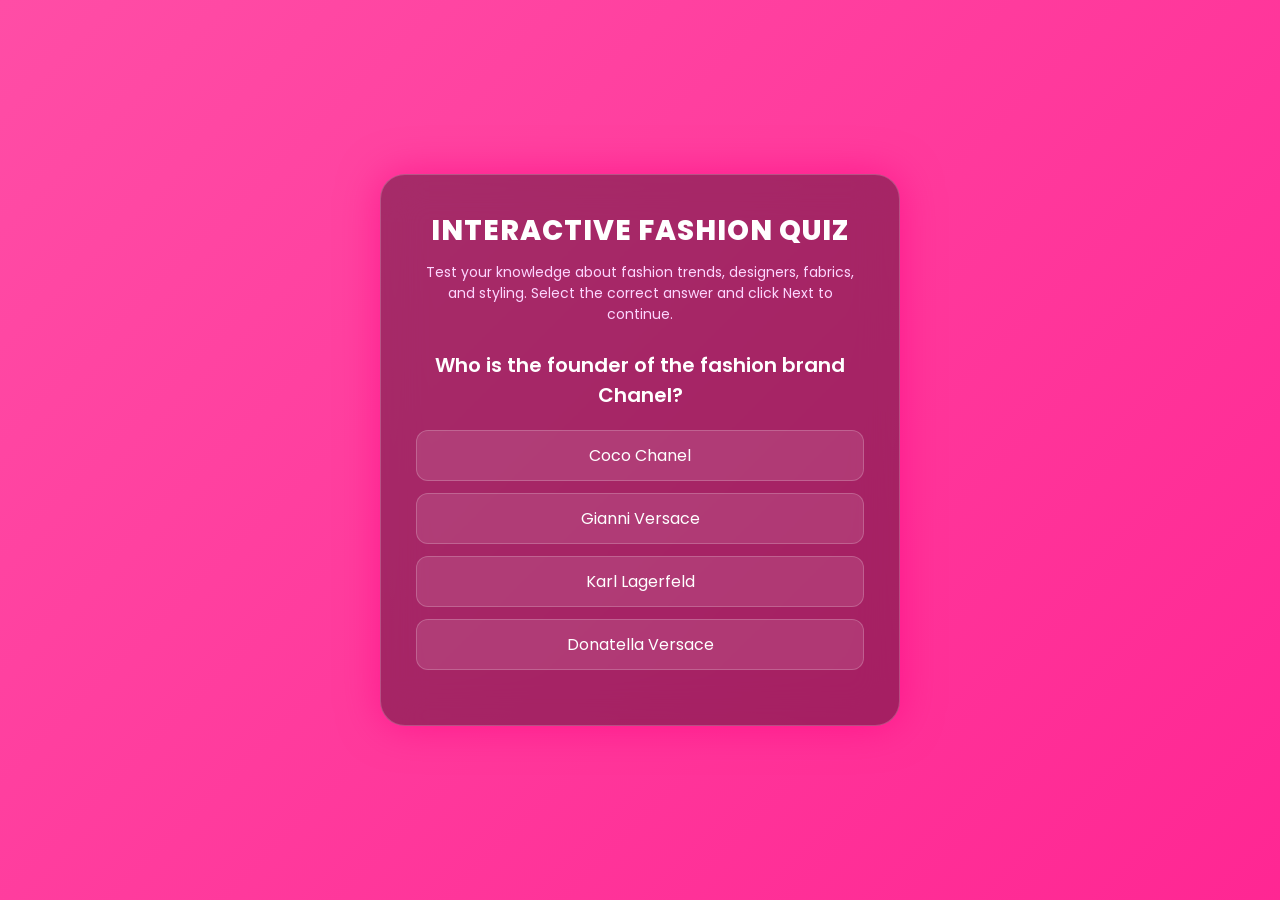
<file: Interactive Quiz/index.html>
<!DOCTYPE html>
<html lang="en">
<head>
    <meta charset="UTF-8">
    <title>Interactive Fashion Quiz</title>
    <link rel="stylesheet" href="style.css">
</head>
<body>

<div class="container">
    <h1>Interactive Fashion Quiz</h1>
    <p class="intro">Test your knowledge about fashion trends, designers, fabrics, and styling. Select the correct answer and click Next to continue.</p>

    <div id="quiz-box">
        <h2 id="question">Question Text</h2>
        <div id="options"></div>
        <button id="next-btn">Next</button>
    </div>

    <div id="result-box" class="hidden">
        <h2 id="score"></h2>
        <p id="message"></p>
        <button id="restart-btn">Restart Quiz</button>
    </div>
</div>

<script src="script.js"></script>
</body>
</html>
</file>
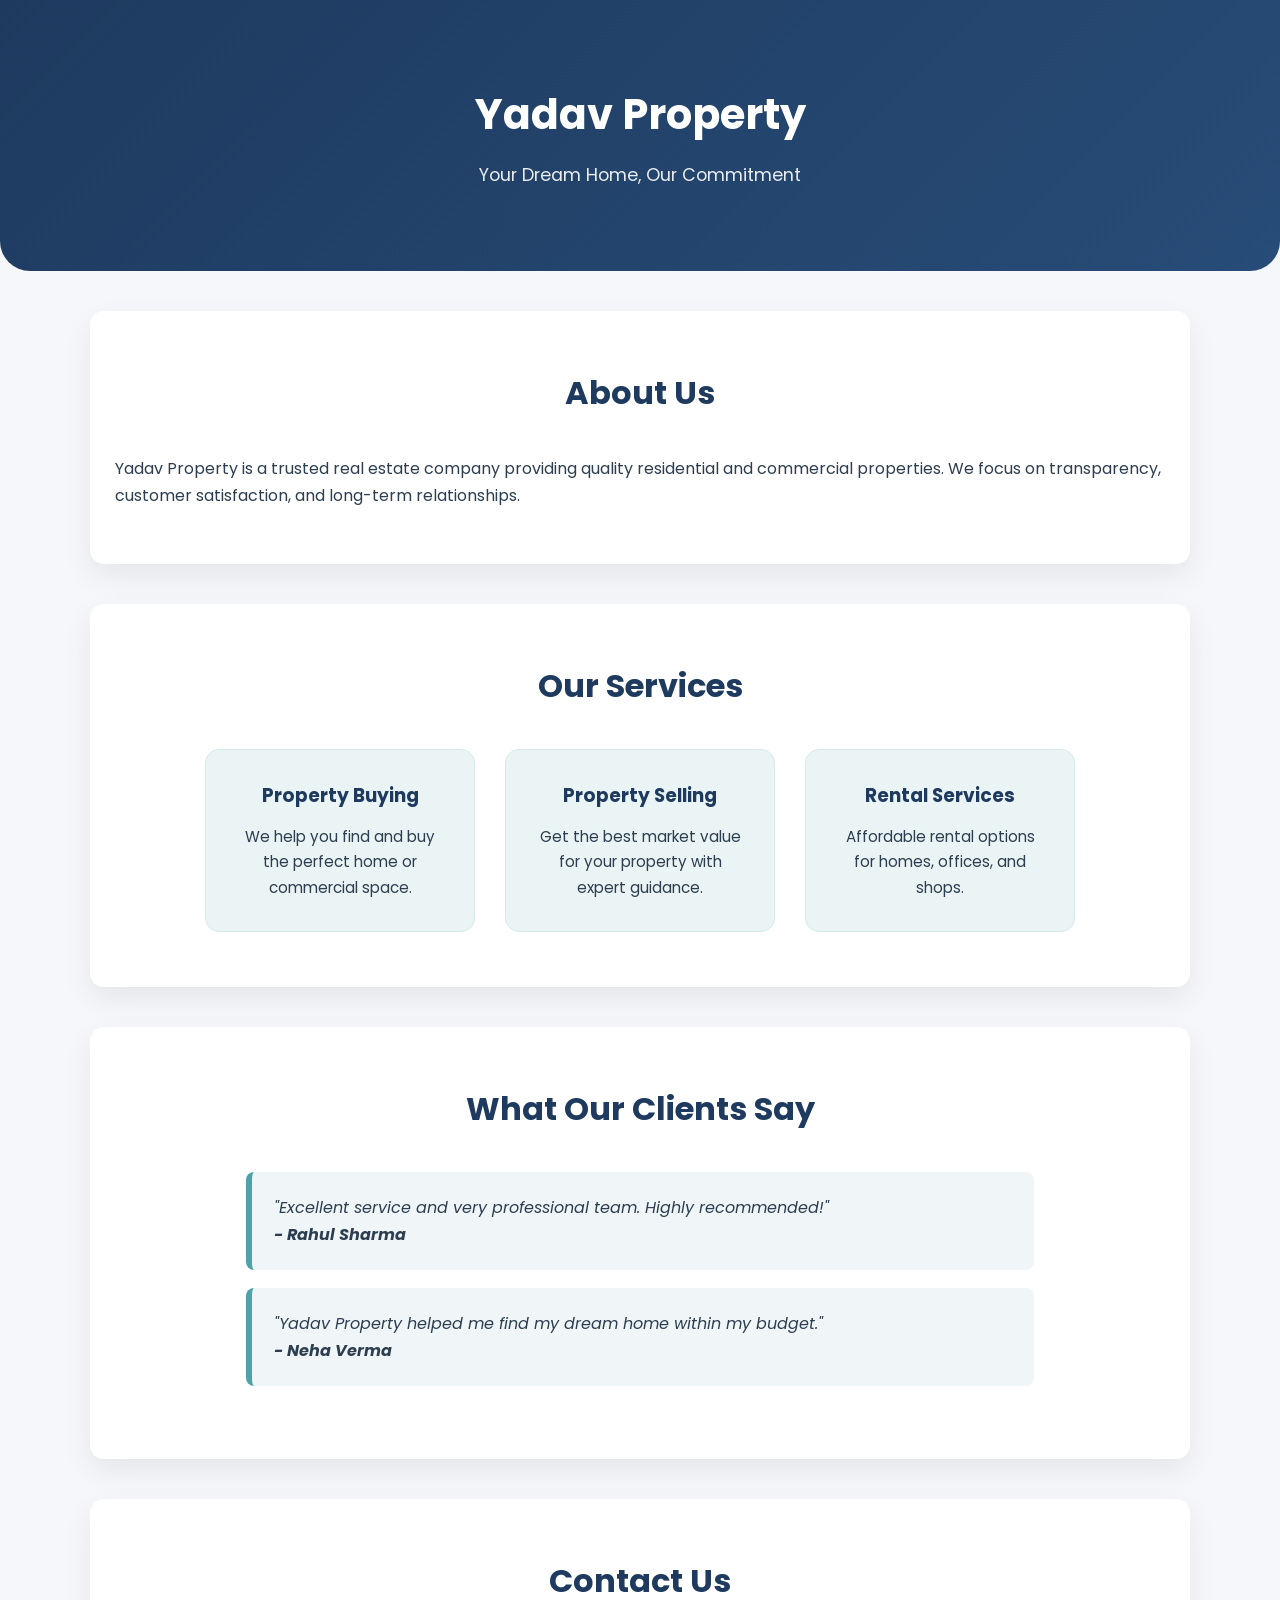
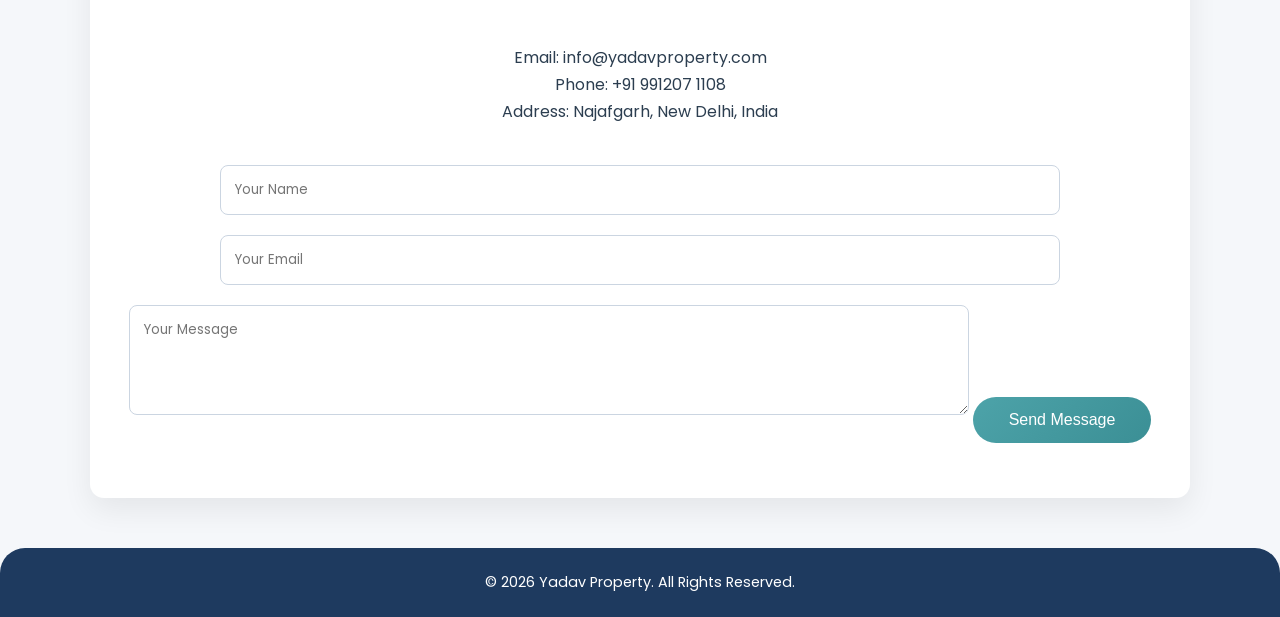
<file: Company Page/company.html>
<!--
    Project Title: Company Landing Page
    Name: Kasak Yadav
    Date: 28-01-2026
-->

<!DOCTYPE html>
<html lang="en">
<head>
    <meta charset="UTF-8">
    <title>Yadav Property</title>
    <link rel="stylesheet" href="company.css">
</head>
<body>

    <!-- Header / Hero Section -->
    <header class="hero">
        <h1>Yadav Property</h1>
        <p>Your Dream Home, Our Commitment</p>
    </header>

    <!-- About Section -->
    <section class="about">
        <h2>About Us</h2>
        <p>
            Yadav Property is a trusted real estate company providing quality
            residential and commercial properties. We focus on transparency,
            customer satisfaction, and long-term relationships.
        </p>
    </section>

    <!-- Services Section -->
    <section class="services">
        <h2>Our Services</h2>

        <div class="service-container">
            <div class="service-card">
                <h3>Property Buying</h3>
                <p>We help you find and buy the perfect home or commercial space.</p>
            </div>

            <div class="service-card">
                <h3>Property Selling</h3>
                <p>Get the best market value for your property with expert guidance.</p>
            </div>

            <div class="service-card">
                <h3>Rental Services</h3>
                <p>Affordable rental options for homes, offices, and shops.</p>
            </div>
        </div>
    </section>

    <!-- Testimonials Section -->
    <section class="testimonials">
        <h2>What Our Clients Say</h2>

        <div class="testimonial">
            <p>"Excellent service and very professional team. Highly recommended!"</p>
            <h4>- Rahul Sharma</h4>
        </div>

        <div class="testimonial">
            <p>"Yadav Property helped me find my dream home within my budget."</p>
            <h4>- Neha Verma</h4>
        </div>
    </section>

    <!-- Contact Section -->
    <section class="contact">
        <h2>Contact Us</h2>

        <p>Email: info@yadavproperty.com</p>
        <p>Phone: +91 991207 1108</p>
        <p>Address: Najafgarh, New Delhi, India</p>

        <!-- Contact Form (UI Only) -->
        <form class="contact-form">
            <input type="text" placeholder="Your Name" required>
            <input type="email" placeholder="Your Email" required>
            <textarea placeholder="Your Message" rows="4"></textarea>
            <button type="submit">Send Message</button>
        </form>
    </section>

    <!-- Footer -->
    <footer>
        <p>&copy; 2026 Yadav Property. All Rights Reserved.</p>
    </footer>

</body>
</html>
</file>
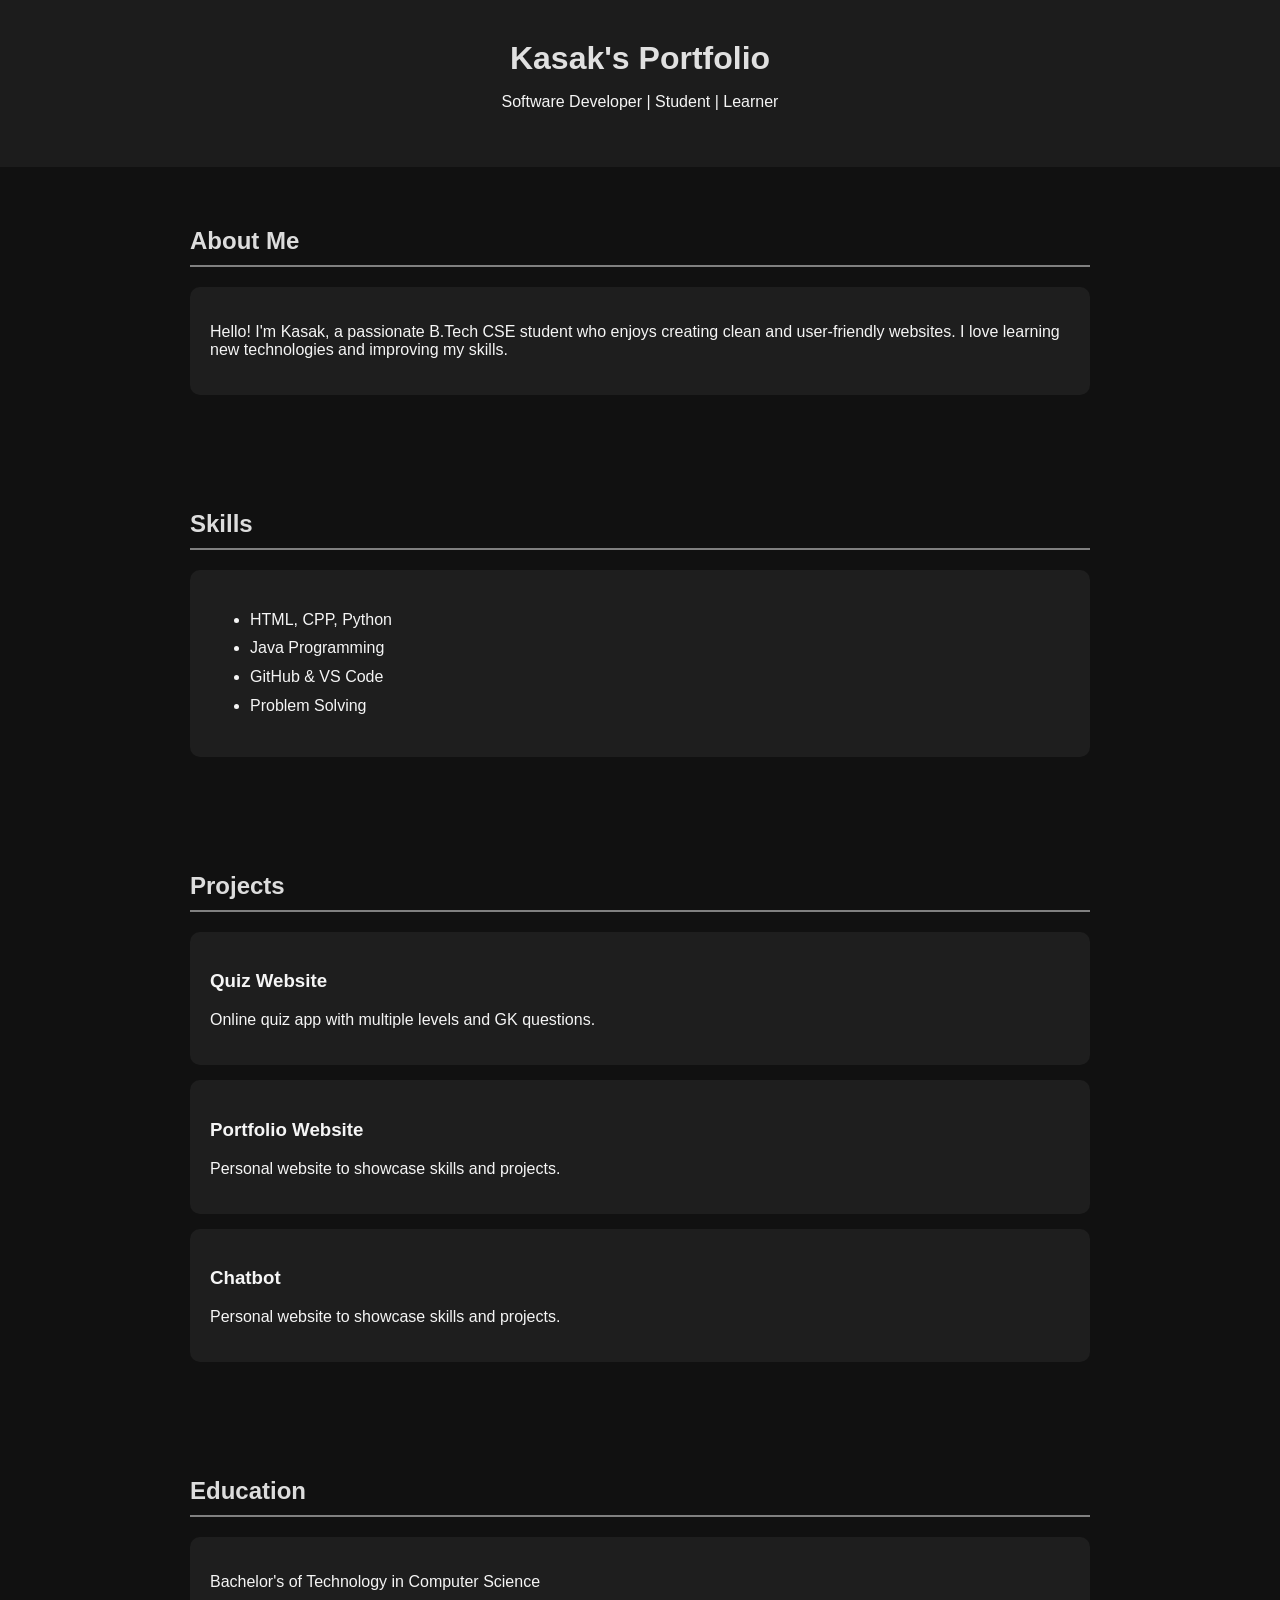
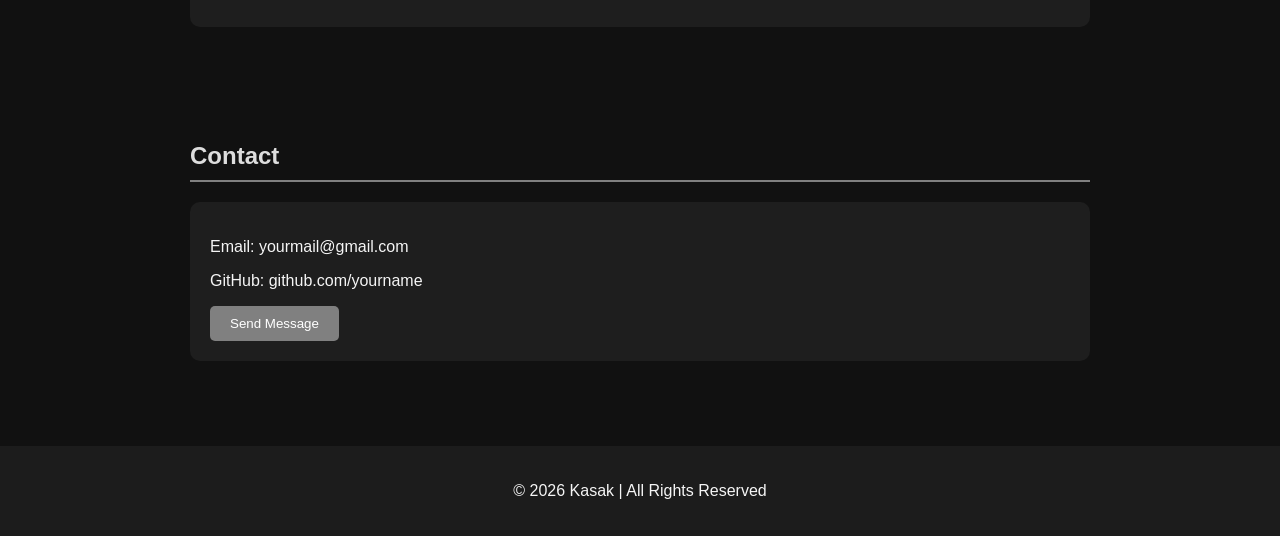
<file: Portfolio/First.html>
<!DOCTYPE html>
<html lang="en">
<head>
<meta charset="UTF-8">
<meta name="viewport" content="width=device-width, initial-scale=1.0">
<title>My Portfolio</title>

<!-- Link CSS -->
<link rel="stylesheet" href="css.css">
</head>

<body>

<header>
    <h1>Kasak's Portfolio</h1>
    <p>Software Developer | Student | Learner</p>
</header>

<section>
    <h2>About Me</h2>
    <div class="box">
        <p>
            Hello! I'm Kasak, a passionate B.Tech CSE student who enjoys creating
            clean and user-friendly websites. I love learning new technologies
            and improving my skills.
        </p>
    </div>
</section>

<section>
    <h2>Skills</h2>
    <div class="box">
        <ul>
            <li>HTML, CPP, Python</li>
            <li>Java Programming</li>
            <li>GitHub & VS Code</li>
            <li>Problem Solving</li>
        </ul>
    </div>
</section>

<section>
    <h2>Projects</h2>

    <div class="box">
        <h3>Quiz Website</h3>
        <p>Online quiz app with multiple levels and GK questions.</p>
    </div>

    <div class="box">
        <h3>Portfolio Website</h3>
        <p>Personal website to showcase skills and projects.</p>
    </div>

    <div class="box">
        <h3>Chatbot</h3>
        <p>Personal website to showcase skills and projects.</p>
    </div>
</section>

<section>
    <h2>Education</h2>
    <div class="box">
        <p>Bachelor's of Technology in Computer Science</p>
    </div>
</section>

<section>
    <h2>Contact</h2>
    <div class="box">
        <p>Email: yourmail@gmail.com</p>
        <p>GitHub: github.com/yourname</p>
        <button onclick="alert('Thanks for contacting!')">Send Message</button>
    </div>
</section>

<footer>
    <p>© 2026 Kasak | All Rights Reserved</p>
</footer>

<script src="jscript.js"></script>

</body>
</html>
</file>
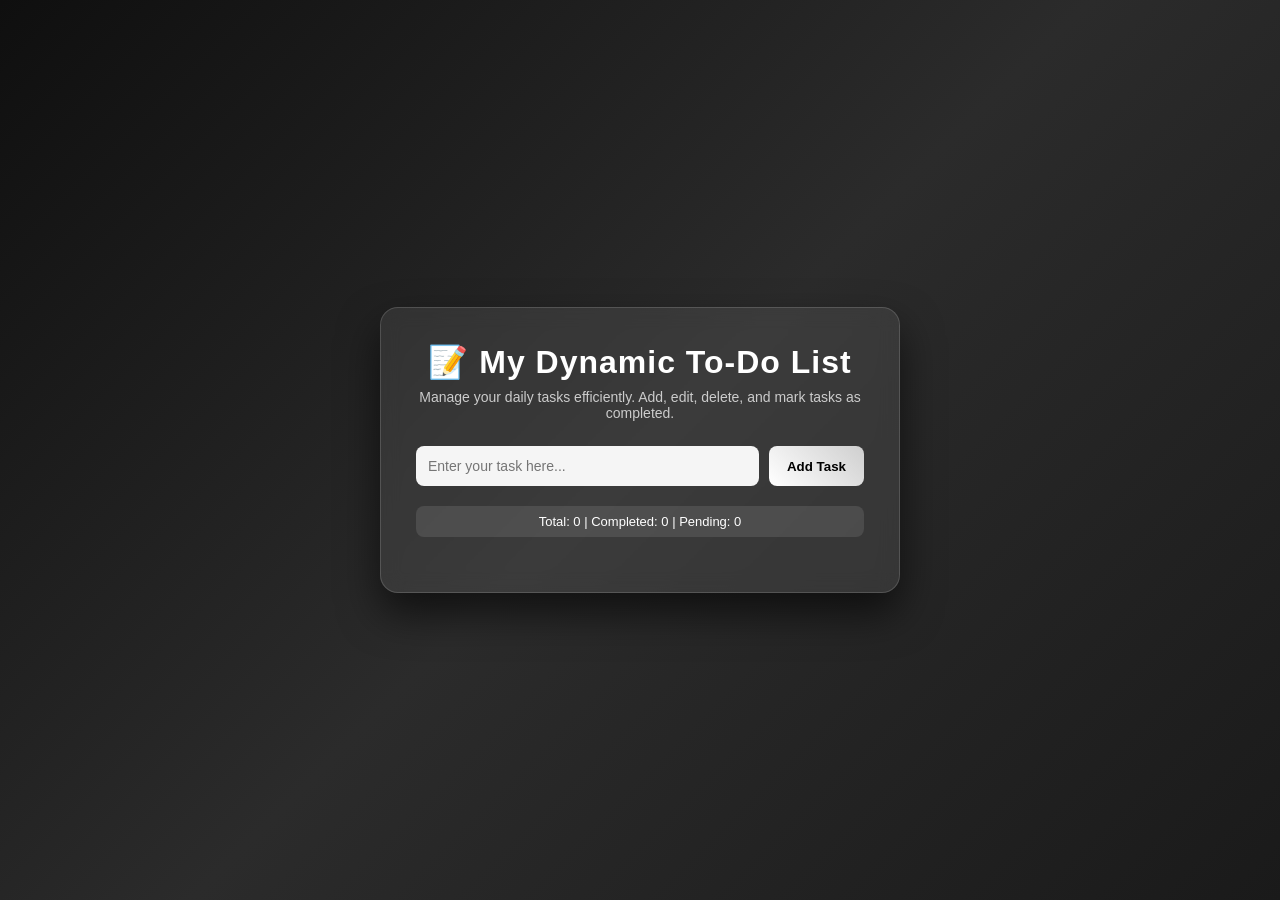
<file: To Do List/Exp4.html>
<!--
Project Title: Dynamic To-Do List
Name: Kasak Yadav
Date: 18 February 2026
Description: A dynamic to-do list application with add, edit, delete, and completion tracking features.
-->

<!DOCTYPE html>
<html lang="en">
<head>
    <meta charset="UTF-8">
    <title>Dynamic To-Do List</title>
    <link rel="stylesheet" href="unique.css">
</head>
<body>

    <div class="container">
        <h1>📝 My Dynamic To-Do List</h1>
        <p class="description">
            Manage your daily tasks efficiently. Add, edit, delete, and mark tasks as completed.
        </p>

        <div class="input-section">
            <input type="text" id="taskInput" placeholder="Enter your task here...">
            <button id="addTaskBtn">Add Task</button>
        </div>

        <div class="task-counter">
            <span id="totalTasks">Total: 0</span> |
            <span id="completedTasks">Completed: 0</span> |
            <span id="pendingTasks">Pending: 0</span>
        </div>

        <ul id="taskList"></ul>
    </div>

    <script src="script.js"></script>
</body>
</html>
</file>
<file: Interactive Quiz/style.css>
@import url('https://fonts.googleapis.com/css2?family=Poppins:wght@400;600;800&display=swap');

* {
    margin: 0;
    padding: 0;
    box-sizing: border-box;
}

body {
    font-family: 'Poppins', sans-serif;
    height: 100vh;
    display: flex;
    justify-content: center;
    align-items: center;
    background: linear-gradient(135deg, #ff4da6, #ff0080, #8f00ff);
    background-size: 400% 400%;
    animation: gradientMove 10s ease infinite;
    color: white;
}

@keyframes gradientMove {
    0% { background-position: 0% 50%; }
    50% { background-position: 100% 50%; }
    100% { background-position: 0% 50%; }
}

.container {
    width: 520px;
    padding: 35px;
    border-radius: 25px;
    backdrop-filter: blur(20px);
    background: rgba(0, 0, 0, 0.35);
    box-shadow: 0 0 40px rgba(255, 0, 128, 0.6);
    text-align: center;
    border: 1px solid rgba(255,255,255,0.2);
}

h1 {
    font-size: 28px;
    font-weight: 800;
    letter-spacing: 1px;
    margin-bottom: 10px;
    text-transform: uppercase;
}

.intro {
    font-size: 14px;
    color: #fcd6ff;
    margin-bottom: 25px;
}

#question {
    font-size: 20px;
    margin-bottom: 20px;
    font-weight: 600;
}

#options {
    margin-bottom: 20px;
}

.option {
    display: block;
    padding: 12px 15px;
    margin-bottom: 12px;
    border-radius: 12px;
    background: rgba(255, 255, 255, 0.1);
    cursor: pointer;
    transition: 0.3s ease;
    border: 1px solid rgba(255,255,255,0.2);
}

.option:hover {
    background: linear-gradient(45deg, #ff0080, #ff4da6);
    transform: scale(1.05);
    box-shadow: 0 0 15px rgba(255, 0, 128, 0.8);
}

button {
    padding: 12px 25px;
    border: none;
    border-radius: 30px;
    font-size: 16px;
    font-weight: 600;
    cursor: pointer;
    background: linear-gradient(45deg, #ff0080, #ff4da6);
    color: white;
    transition: 0.3s ease;
    box-shadow: 0 0 15px rgba(255, 0, 128, 0.6);
}

button:hover {
    transform: scale(1.1);
    box-shadow: 0 0 25px rgba(255, 0, 128, 1);
}

#result-box {
    animation: fadeIn 0.5s ease forwards;
}

@keyframes fadeIn {
    from { opacity: 0; transform: scale(0.8); }
    to { opacity: 1; transform: scale(1); }
}

#score {
    font-size: 22px;
    font-weight: 700;
    margin-bottom: 10px;
}

#message {
    font-size: 16px;
    color: #ffd6f5;
    margin-bottom: 20px;
}

.hidden {
    display: none;
}
</file>
<file: Company Page/company.css>
@import url('https://fonts.googleapis.com/css2?family=Poppins:wght@300;400;600&display=swap');

/* Reset */
* {
    margin: 0;
    padding: 0;
    box-sizing: border-box;
}

/* Body */
body {
    font-family: 'Poppins', sans-serif;
    background-color: #f5f7fa;
    color: #2c3e50;
    line-height: 1.7;
}

/* Hero Section */
.hero {
    background: linear-gradient(135deg, #1e3a5f, #274c77);
    color: #ffffff;
    text-align: center;
    padding: 80px 20px;
    border-radius: 0 0 30px 30px;
}

.hero h1 {
    font-size: 2.6rem;
    margin-bottom: 10px;
}

.hero p {
    font-size: 1.1rem;
    opacity: 0.9;
}

/* Sections */
section {
    padding: 55px 25px;
    margin: 40px auto;
    background-color: #ffffff;
    border-radius: 14px;
    max-width: 1100px;
    box-shadow: 0 12px 30px rgba(0, 0, 0, 0.07);
}

/* Headings */
h2 {
    text-align: center;
    margin-bottom: 35px;
    color: #1e3a5f;
    font-size: 2rem;
}

/* Services */
.service-container {
    display: flex;
    justify-content: center;
    gap: 30px;
    flex-wrap: wrap;
}

.service-card {
    background-color: #eaf4f4;
    padding: 30px;
    width: 270px;
    text-align: center;
    border-radius: 14px;
    border: 1px solid #d4eaea;
    transition: all 0.3s ease;
}

.service-card h3 {
    color: #1e3a5f;
    margin-bottom: 12px;
}

.service-card p {
    font-size: 0.95rem;
}

.service-card:hover {
    transform: translateY(-10px);
    background-color: #ffffff;
    box-shadow: 0 18px 35px rgba(0, 0, 0, 0.12);
}

/* Testimonials */
.testimonial {
    background-color: #f0f6f8;
    padding: 22px;
    margin: 18px auto;
    width: 75%;
    border-left: 6px solid #4da3a9;
    border-radius: 8px;
    font-style: italic;
}

/* Contact Section */
.contact {
    text-align: center;
}

.contact-form {
    margin-top: 30px;
}

.contact-form input,
.contact-form textarea {
    width: 80%;
    padding: 14px;
    margin: 10px 0;
    border-radius: 8px;
    border: 1px solid #cbd5e1;
    font-family: inherit;
}

.contact-form input:focus,
.contact-form textarea:focus {
    outline: none;
    border-color: #4da3a9;
}

/* Button */
.contact-form button {
    padding: 14px 36px;
    background: linear-gradient(135deg, #4da3a9, #3b8f95);
    color: white;
    border: none;
    border-radius: 30px;
    font-size: 1rem;
    cursor: pointer;
    margin-top: 12px;
    transition: all 0.3s ease;
}

.contact-form button:hover {
    transform: scale(1.05);
    background: linear-gradient(135deg, #3b8f95, #4da3a9);
}

/* Footer */
footer {
    background-color: #1e3a5f;
    color: #ffffff;
    text-align: center;
    padding: 22px;
    margin-top: 50px;
    border-radius: 25px 25px 0 0;
    font-size: 0.9rem;
}
</file>
<file: Portfolio/css.css>
body {
    margin: 0;
    font-family: Arial, sans-serif;
    background: #111;
    color: #f5f5f5;
}

header {
    text-align: center;
    padding: 40px;
    background: #1c1c1c;
}

header h1 {
    margin: 0;
    color: #e0e0e0;
}

section {
    padding: 40px;
    max-width: 900px;
    margin: auto;
}

h2 {
    border-bottom: 2px solid gray;
    padding-bottom: 10px;
    color: #ddd;
}

.box {
    background: #1e1e1e;
    padding: 20px;
    margin: 15px 0;
    border-radius: 10px;
}

ul {
    line-height: 1.8;
}

button {
    padding: 10px 20px;
    border: none;
    background: gray;
    color: white;
    border-radius: 5px;
    cursor: pointer;
}

button:hover {
    background: #555;
}

footer {
    text-align: center;
    padding: 20px;
    background: #1c1c1c;
    margin-top: 30px;
}
</file>
<file: To Do List/unique.css>
*{
    margin:0;
    padding:0;
    box-sizing:border-box;
}

body{
    font-family:'Segoe UI', Tahoma, Geneva, Verdana, sans-serif;
    background: linear-gradient(135deg,#0f0f0f,#2b2b2b,#1a1a1a);
    min-height:100vh;
    display:flex;
    justify-content:center;
    align-items:center;
    color:#fff;
}

.container{
    width:520px;
    background: rgba(255,255,255,0.08);
    backdrop-filter: blur(10px);
    border-radius:18px;
    padding:35px;
    box-shadow:0 20px 40px rgba(0,0,0,0.6);
    border:1px solid rgba(255,255,255,0.15);
    transition:0.3s;
}

.container:hover{
    transform:translateY(-5px);
}

h1{
    text-align:center;
    margin-bottom:8px;
    font-weight:700;
    letter-spacing:1px;
}

.description{
    text-align:center;
    color:#ccc;
    margin-bottom:25px;
    font-size:14px;
}

.input-section{
    display:flex;
    gap:10px;
    margin-bottom:20px;
}

input{
    flex:1;
    padding:12px;
    border-radius:8px;
    border:none;
    outline:none;
    background:#f5f5f5;
    color:#000;
    font-size:14px;
}

input:focus{
    box-shadow:0 0 8px rgba(255,255,255,0.5);
}

#addTaskBtn{
    padding:12px 18px;
    border:none;
    border-radius:8px;
    background:linear-gradient(45deg,#ffffff,#cfcfcf);
    color:#000;
    font-weight:600;
    cursor:pointer;
    transition:0.3s;
}

#addTaskBtn:hover{
    transform:scale(1.05);
    box-shadow:0 0 10px rgba(255,255,255,0.6);
}

.task-counter{
    text-align:center;
    margin-bottom:20px;
    padding:8px;
    border-radius:8px;
    background:rgba(255,255,255,0.1);
    font-size:13px;
}

ul{
    list-style:none;
}

li{
    display:flex;
    align-items:center;
    justify-content:space-between;
    background:rgba(255,255,255,0.1);
    padding:10px;
    border-radius:10px;
    margin-bottom:10px;
    transition:0.3s;
}

li:hover{
    background:rgba(255,255,255,0.2);
    transform:scale(1.02);
}

li input[type="checkbox"]{
    margin-right:10px;
    cursor:pointer;
}

.completed{
    text-decoration:line-through;
    color:#aaa;
}

.task-buttons{
    display:flex;
    gap:6px;
}

.task-buttons button{
    border:none;
    padding:6px 10px;
    border-radius:6px;
    cursor:pointer;
    font-size:12px;
    transition:0.3s;
}

.edit-btn{
    background:#444;
    color:#fff;
}

.edit-btn:hover{
    background:#fff;
    color:#000;
}

.delete-btn{
    background:#888;
    color:#000;
}

.delete-btn:hover{
    background:#000;
    color:#fff;
}

li{
    animation:fadeIn 0.3s ease;
}

@keyframes fadeIn{
    from{
        opacity:0;
        transform:translateY(10px);
    }
    to{
        opacity:1;
        transform:translateY(0);
    }
}
</file>
